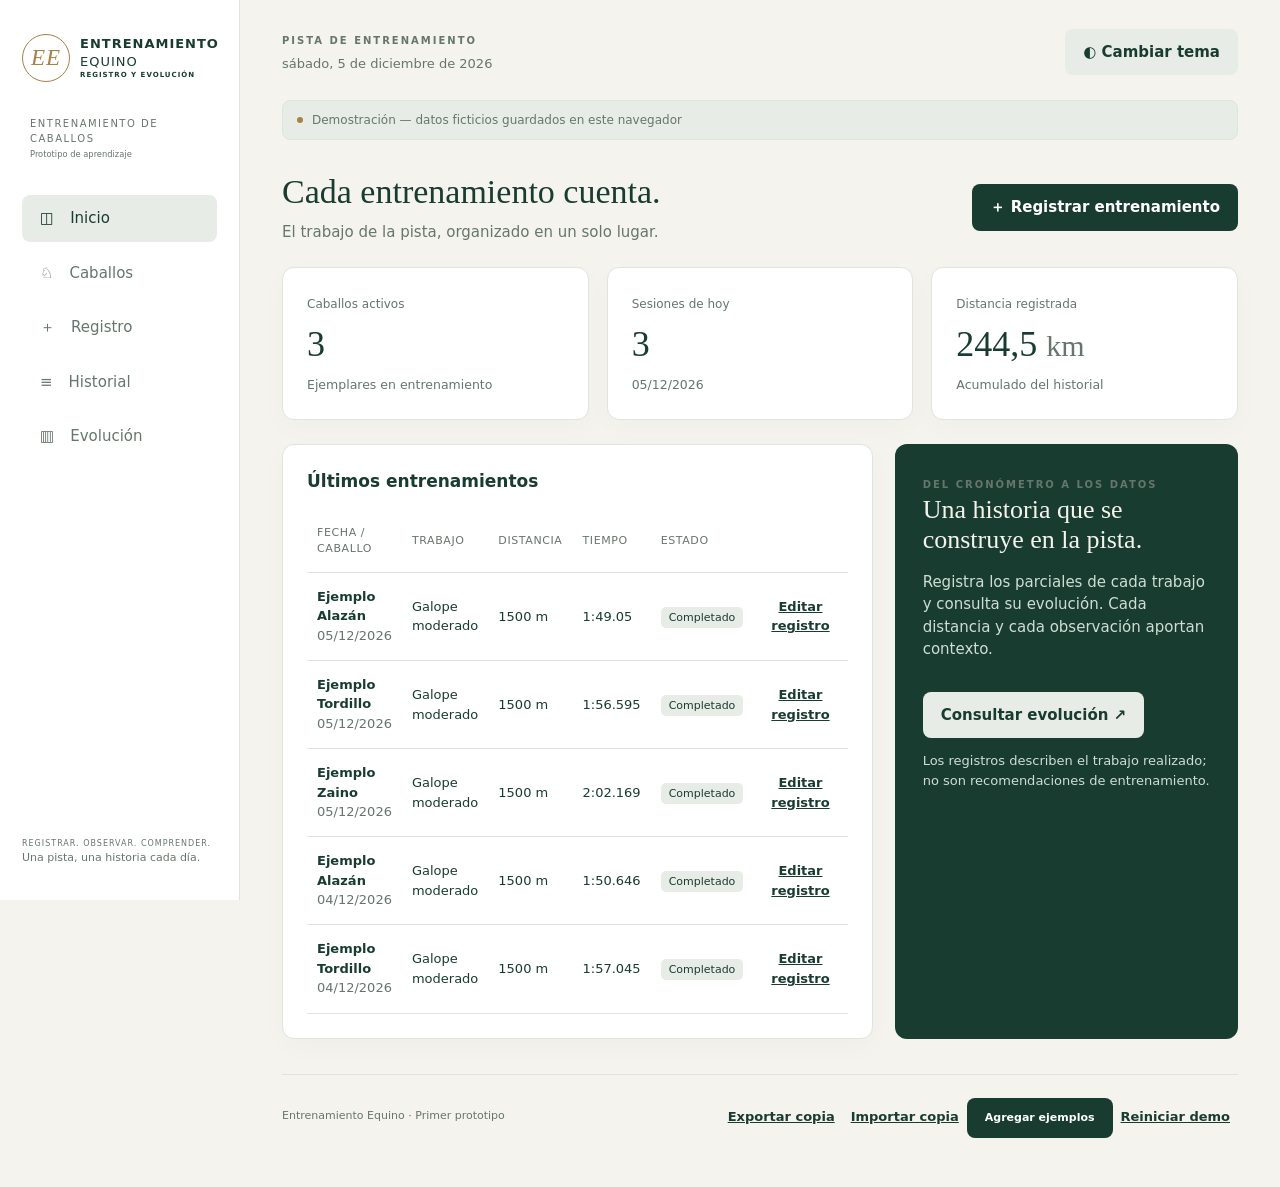
<file: demo.html>
<!doctype html><html lang="es"><head><meta charset="utf-8"><meta name="viewport" content="width=device-width,initial-scale=1"><meta name="theme-color" content="#193C31"><title>Entrenamiento Equino · Registro y evolución</title><link rel="stylesheet" href="style.css"><script defer src="vendor/chart.umd.js"></script><script type="module" src="js/demo-app.js"></script></head><body><aside><a class="brand" href="#home"><span class="emblem">EE</span><strong>ENTRENAMIENTO<span>EQUINO</span><small>REGISTRO Y EVOLUCIÓN</small></strong></a><div class="stable-brand">ENTRENAMIENTO DE CABALLOS<br><small>Prototipo de aprendizaje</small></div><nav aria-label="Principal"><button data-view="home">◫ <span>Inicio</span></button><button data-view="horses">♘ <span>Caballos</span></button><button data-view="register">＋ <span>Registro</span></button><button data-view="history">≡ <span>Historial</span></button><button data-view="stats">▥ <span>Evolución</span></button></nav><div class="aside-foot">REGISTRAR. OBSERVAR. COMPRENDER.<br><small>Una pista, una historia cada día.</small></div></aside><main><header><div><span class="eyebrow">PISTA DE ENTRENAMIENTO</span><p id="date-label"></p></div><button id="theme" class="secondary" aria-label="Cambiar tema">◐ Cambiar tema</button></header><div class="demo-banner"><span class="dot"></span> Demostración — datos ficticios guardados en este navegador</div><div id="app" aria-live="polite"></div><footer><span>Entrenamiento Equino · Primer prototipo</span><div><button id="export" class="link">Exportar copia</button><button id="import" class="link">Importar copia</button><button id="examples">Agregar ejemplos</button><button id="reset" class="link">Reiniciar demo</button><input id="file" type="file" accept="application/json,.json" hidden></div></footer></main><div id="toast" role="status"></div><noscript>Activa JavaScript para utilizar este prototipo.</noscript></body></html>
</file>
<file: style.css>
:root{color-scheme:light;--bg:#f4f3ed;--surface:#fff;--ink:#193c31;--muted:#66766c;--border:#dfe5dd;--accent:#193c31;--soft:#e7ede6;--gold:#a48249;--shadow:0 8px 28px #193c3106}*{box-sizing:border-box}body{margin:0;background:var(--bg);color:var(--ink);font:15px/1.5 system-ui,sans-serif}body.dark{color-scheme:dark;--bg:#22282b;--surface:#30373a;--ink:#f3f4f1;--muted:#bdc7c4;--border:#465052;--accent:#e5c78d;--soft:#38413f;--gold:#e5c78d}button,input,select,textarea{font:inherit}button{cursor:pointer;border:0;border-radius:8px;padding:12px 18px;background:var(--accent);color:var(--surface);font-weight:600}body.dark button{color:#22282b}button.secondary{background:var(--soft);color:var(--ink)}button.link{background:none;color:var(--muted);padding:8px;font-size:12px}button:hover{filter:brightness(.94)}:focus-visible{outline:3px solid var(--gold);outline-offset:3px}aside{width:240px;position:fixed;inset:0 auto 0 0;background:var(--surface);border-right:1px solid var(--border);padding:34px 22px;display:flex;flex-direction:column}.brand{display:flex;align-items:center;gap:10px;color:var(--ink);text-decoration:none;font-size:16px;letter-spacing:1px}.brand strong>span{font-weight:400}.brand small{display:block;font-size:8px;letter-spacing:2px}.emblem{display:flex;align-items:center;font:italic 36px Georgia;border:1px solid var(--gold);border-radius:50%;width:48px;height:48px;justify-content:center;color:var(--gold)}.emblem span{font-size:20px}.stable-brand{margin:34px 8px;font-size:10px;letter-spacing:1.5px;color:var(--muted)}.stable-brand small{letter-spacing:0}nav{display:grid;gap:8px}nav button{text-align:left;background:none;color:var(--muted)!important;font-weight:500;display:flex;gap:16px;align-items:center}nav button.active{background:var(--soft);color:var(--ink)!important}.aside-foot{margin-top:auto;font-size:8px;letter-spacing:1px;color:var(--muted)}.aside-foot small{letter-spacing:0;font-size:11px}main{margin-left:240px;padding:28px 42px;max-width:1600px}header{display:flex;justify-content:space-between;align-items:center;margin-bottom:24px}.eyebrow{font-size:10px;letter-spacing:2px;color:var(--muted);font-weight:700}header p{margin:3px 0;font-size:13px}.demo-banner{display:flex;align-items:center;gap:9px;background:var(--soft);border:1px solid var(--border);padding:10px 14px;border-radius:8px;font-size:12px;color:var(--muted)}.dot{width:6px;height:6px;background:var(--gold);border-radius:50%}.heading{display:flex;align-items:center;justify-content:space-between;gap:16px;margin:32px 0 24px}h1{font:normal 34px/1.2 Georgia,serif;margin:0 0 8px}h2{font-size:17px;margin:0 0 16px}p{color:var(--muted)}.heading p{margin:0}.cards{display:grid;grid-template-columns:repeat(3,1fr);gap:18px}.card,.panel{background:var(--surface);border:1px solid var(--border);border-radius:12px;box-shadow:var(--shadow);padding:24px}.card .number{font:36px Georgia;display:block;margin:8px 0}.card small{color:var(--muted)}.card label{font-size:12px;color:var(--muted)}.grid{display:grid;grid-template-columns:1.6fr 1fr;gap:22px;margin-top:24px}.panel{margin-top:20px}.grid .panel{margin:0}.intro{background:var(--ink);color:var(--bg);padding:28px;border-radius:12px}.dark .intro{background:#193c31;color:#fff}.intro p{color:#d0ddd4}.intro h2{font:26px Georgia}.intro .secondary{margin-top:16px}table{width:100%;border-collapse:collapse;font-size:13px;text-align:left}th{color:var(--muted);font-weight:500;font-size:11px;text-transform:uppercase;letter-spacing:.6px}td,th{padding:14px 10px;border-bottom:1px solid var(--border)}.table-wrap{overflow:auto}.badge{padding:4px 8px;border-radius:5px;background:var(--soft);font-size:11px;white-space:nowrap}.name{font-weight:650}.muted{color:var(--muted);font-size:12px}.fields{display:grid;grid-template-columns:repeat(2,minmax(0,1fr));gap:18px}label.field{display:flex;flex-direction:column;gap:6px;font-size:12px;font-weight:600}.wide{grid-column:1/-1}input,select,textarea{width:100%;border:1px solid var(--border);background:var(--bg);color:var(--ink);border-radius:7px;padding:11px 12px;min-width:0}textarea{min-height:85px;resize:vertical}.filters{display:flex;flex-wrap:wrap;gap:12px;margin-bottom:20px}.filters label{flex:1;min-width:130px}.actions{display:flex;gap:10px;justify-content:flex-end;margin-top:22px}.split-grid{display:grid;grid-template-columns:repeat(auto-fit,minmax(140px,1fr));gap:14px}.total{margin-top:18px;padding:16px;background:var(--soft);border-radius:8px;display:flex;justify-content:space-between}.error{color:#bb4939;margin:14px 0}.empty{padding:35px;text-align:center;color:var(--muted)}.chart{height:260px;position:relative}.horse-list{display:grid;grid-template-columns:repeat(3,minmax(0,1fr));gap:18px}.horse-icon{font-size:35px;color:var(--gold)}footer{display:flex;justify-content:space-between;align-items:center;gap:15px;border-top:1px solid var(--border);margin-top:35px;padding:20px 0;font-size:11px;color:var(--muted)}#toast{position:fixed;bottom:22px;right:22px;background:var(--ink);color:var(--bg);padding:12px 20px;border-radius:8px;display:none;z-index:10}details{margin-top:12px}summary{cursor:pointer;color:var(--muted)}@media(max-width:1100px){main{padding:24px}.horse-list{grid-template-columns:repeat(2,1fr)}aside{width:210px}main{margin-left:210px}.grid{grid-template-columns:1fr}}@media(max-width:700px){aside{inset:auto 0 0;width:auto;padding:0;z-index:5;border-top:1px solid var(--border)}aside .brand,.stable-brand,.aside-foot{display:none}nav{display:flex;justify-content:space-around;gap:0}nav button{flex-direction:column;gap:0;padding:10px 4px;width:20%;font-size:19px;border-radius:0}nav span{font-size:10px}main{margin:0;padding:20px 16px 85px}header{gap:10px}header button{font-size:11px;padding:10px}.heading{align-items:flex-start;flex-direction:column}h1{font-size:29px}.cards{gap:8px}.card{padding:15px 10px}.card .number{font-size:28px}.card label{font-size:11px}.fields,.horse-list{grid-template-columns:1fr}.panel{padding:18px}.wide{grid-column:auto}footer{flex-direction:column;align-items:flex-start}.demo-banner{font-size:10px}#toast{bottom:85px;left:16px;right:16px}}
body.dark button.secondary,body.dark button.link{color:var(--ink)}body.dark .intro .secondary{color:#fff}.chart canvas{max-width:100%}button:disabled{opacity:.5;cursor:not-allowed}
.auth-screen aside,.auth-screen footer,.auth-screen .demo-banner{display:none}.auth-screen main{margin:0 auto;max-width:760px}.login-panel{max-width:480px;margin:60px auto}.login-panel label{margin:18px 0}.account-bar{display:flex;align-items:center;flex-wrap:wrap;gap:8px;justify-content:flex-end;margin-bottom:12px;color:var(--muted);font-size:12px}.management{width:min(800px,94vw);max-height:90vh;overflow:auto;background:var(--surface);color:var(--ink);border:1px solid var(--border);border-radius:14px;padding:24px}.management::backdrop{background:#0008}.management pre{white-space:pre-wrap;overflow-wrap:anywhere;font-size:12px}.management label{margin:10px 0}.comparison-select{display:grid;gap:8px;max-height:230px;overflow:auto;margin:16px 0}.comparison-select label{display:flex;align-items:center;gap:10px}.comparison-select input{width:auto}.save-message{font-size:13px}.conflict-box{padding:18px;background:var(--soft);border-radius:8px;margin:15px 0}.conflict-box pre{white-space:pre-wrap;overflow-wrap:anywhere}.readonly input,.readonly select,.readonly textarea{opacity:.8}a{color:var(--gold)}
[hidden]{display:none!important}.management .actions{flex-wrap:wrap}#final-time{font-size:20px;font-weight:600;max-width:440px}
/* Form and comparison readability, shared by both local modes. */
.form-block{padding:24px 0;border-bottom:1px solid var(--border)}.form-block:first-child{padding-top:0}.form-block h2{margin-bottom:20px}.timing-details{padding-top:18px}.field-help,.muted{font-size:13px;line-height:1.55}.field-help{font-weight:400;color:var(--muted)}.status-guide{margin:20px 0 0}.status-guide dt{font-weight:650;margin-top:12px}.status-guide dd{margin:3px 0;color:var(--muted)}.error{color:#a33128;font-weight:600;line-height:1.6}.dark .error{color:#ffb4a8}[aria-invalid=true]{border-color:#a33128;outline:2px solid #a33128;outline-offset:1px}.dark [aria-invalid=true]{border-color:#ffb4a8;outline-color:#ffb4a8}.save-message{color:var(--ink);min-height:20px}button:disabled{opacity:.7;cursor:not-allowed}input:disabled,select:disabled{background:var(--soft);color:var(--muted);cursor:not-allowed}:focus-visible{outline-color:var(--ink);outline-width:3px}button.link{font-size:13px;color:var(--ink);text-decoration:underline;min-height:44px}.distribution-grid{display:grid;grid-template-columns:repeat(2,minmax(0,1fr));gap:28px}.distribution-grid article{min-width:0}.distribution-grid h3{font-size:16px;margin:8px 0}.distribution-grid .chart{height:320px;margin:16px 0}.direction-legend{font-size:13px}.direction-legend span{font-weight:650;display:inline-block}.direction-legend .up{color:#24734c}.direction-legend .down{color:#ac3838}.direction-legend .equal{color:#606969}.dark .direction-legend .up{color:#86d5a8}.dark .direction-legend .down{color:#ffaaaa}.dark .direction-legend .equal{color:#c7cfcf}table caption{text-align:left;padding:12px 0;font-weight:600}@media(max-width:700px){.distribution-grid{grid-template-columns:1fr;gap:24px}.form-block{padding:20px 0}.distribution-grid .chart{height:300px}.actions{flex-wrap:wrap}.total{gap:12px}}

.brand strong{font-size:13px;line-height:1.4}.brand strong>span{display:block}.emblem{font-size:23px;flex-shrink:0}.brand small{font-size:7px;letter-spacing:1px}
</file>
